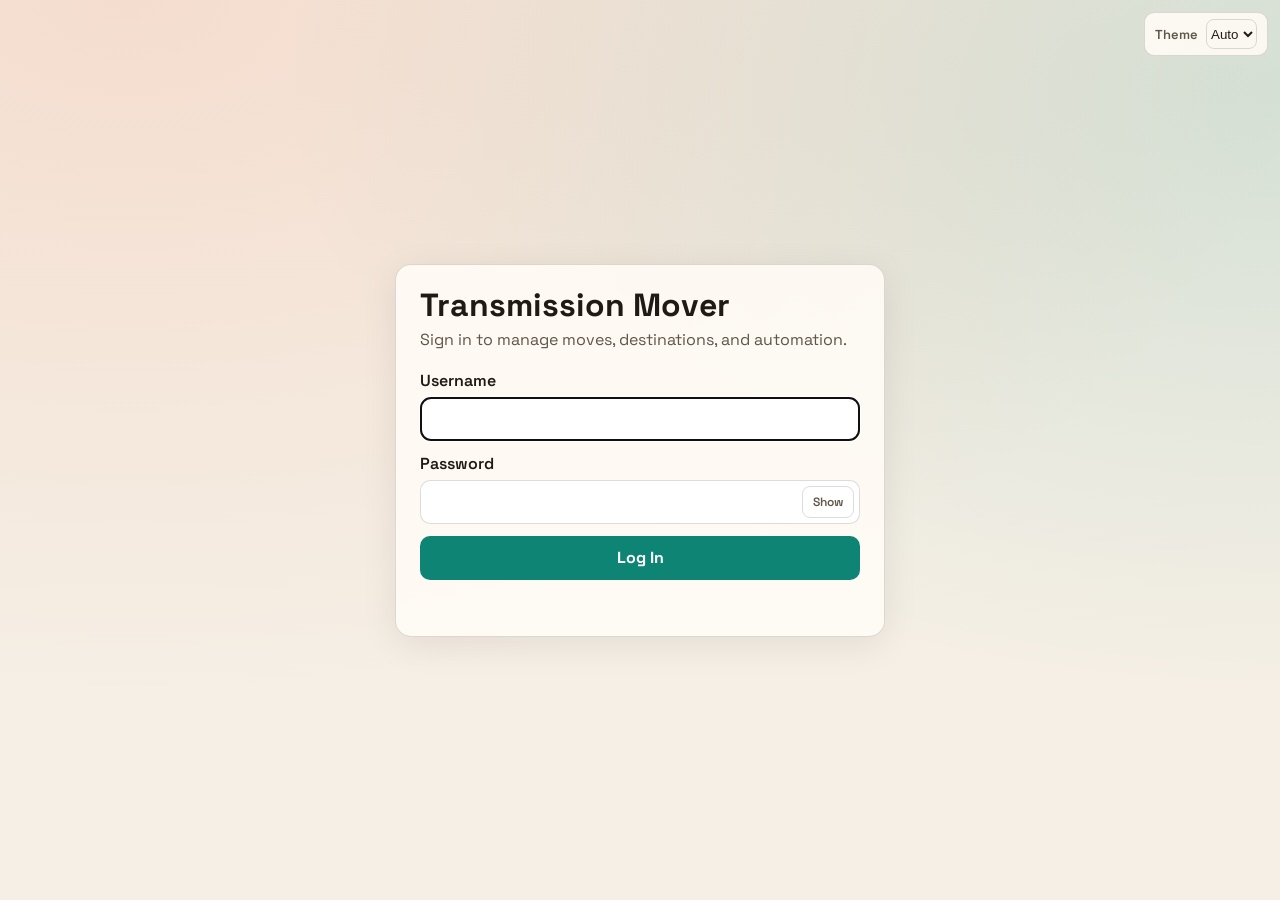
<file: static/login.html>
<!doctype html>
<html lang="en">
  <head>
    <meta charset="UTF-8" />
    <meta name="viewport" content="width=device-width, initial-scale=1.0" />
    <title>Transmission Mover Login</title>
    <link rel="preconnect" href="https://fonts.googleapis.com" />
    <link rel="preconnect" href="https://fonts.gstatic.com" crossorigin />
    <link
      href="https://fonts.googleapis.com/css2?family=Space+Grotesk:wght@400;600;700&family=IBM+Plex+Mono:wght@400;500&display=swap"
      rel="stylesheet"
    />
    <style>
      :root {
        --bg: #f5efe5;
        --ink: #201a14;
        --ink-soft: #5f5548;
        --card: rgba(255, 251, 245, 0.9);
        --line: rgba(32, 26, 20, 0.15);
        --accent: #0e8474;
        --bad: #b22626;
      }

      :root[data-theme="dark"] {
        --bg: #141718;
        --ink: #e7e5de;
        --ink-soft: #b7b2a6;
        --card: rgba(28, 31, 33, 0.9);
        --line: rgba(231, 229, 222, 0.18);
        --accent: #20b29f;
        --bad: #ff6f6f;
      }

      body {
        margin: 0;
        min-height: 100vh;
        display: grid;
        place-items: center;
        background: radial-gradient(1200px 700px at 10% 0%, rgba(239, 91, 43, 0.12), transparent),
          radial-gradient(1000px 600px at 100% 10%, rgba(14, 132, 116, 0.14), transparent),
          var(--bg);
        color: var(--ink);
        font-family: "Space Grotesk", sans-serif;
      }

      .card {
        width: min(440px, 92vw);
        background: var(--card);
        border: 1px solid var(--line);
        border-radius: 16px;
        box-shadow: 0 8px 36px rgba(20, 15, 10, 0.08);
        padding: 24px;
      }

      h1 {
        margin: 0 0 8px;
        font-size: 32px;
        line-height: 1;
      }

      p {
        margin: 0 0 20px;
        color: var(--ink-soft);
      }

      form {
        display: grid;
        gap: 12px;
      }

      label {
        display: grid;
        gap: 6px;
        font-weight: 600;
      }

      input {
        height: 44px;
        border-radius: 10px;
        border: 1px solid var(--line);
        padding: 0 12px;
        font: inherit;
        width: 100%;
        box-sizing: border-box;
      }

      .password-wrap {
        position: relative;
      }

      .password-wrap input {
        padding-right: 80px;
      }

      .password-toggle {
        position: absolute;
        top: 50%;
        right: 6px;
        transform: translateY(-50%);
        height: 32px;
        width: auto;
        padding: 0 10px;
        border: 1px solid var(--line);
        background: transparent;
        color: var(--ink-soft);
        font-size: 12px;
        font-weight: 600;
        border-radius: 8px;
        cursor: pointer;
      }

      .password-toggle:hover {
        color: var(--ink);
      }

      button {
        height: 44px;
        border: 0;
        border-radius: 10px;
        background: var(--accent);
        color: #fff;
        font: inherit;
        font-weight: 700;
        cursor: pointer;
      }

      .error {
        min-height: 20px;
        font-size: 14px;
        color: var(--bad);
      }

      .theme-picker {
        position: fixed;
        top: 12px;
        right: 12px;
        display: inline-flex;
        align-items: center;
        gap: 8px;
        color: var(--ink-soft);
        font-size: 13px;
        font-weight: 600;
        background: var(--card);
        border: 1px solid var(--line);
        border-radius: 10px;
        padding: 6px 10px;
      }

      .theme-picker select {
        border: 1px solid var(--line);
        border-radius: 8px;
        height: 30px;
        background: transparent;
        color: var(--ink);
      }
    </style>
  </head>
  <body>
    <label class="theme-picker" for="themeMode">
      Theme
      <select id="themeMode" aria-label="Theme mode">
        <option value="auto">Auto</option>
        <option value="light">Light</option>
        <option value="dark">Dark</option>
      </select>
    </label>

    <main class="card">
      <h1>Transmission Mover</h1>
      <p>Sign in to manage moves, destinations, and automation.</p>
      <form id="loginForm">
        <label>
          Username
          <input id="username" autocomplete="username" required />
        </label>
        <label>
          Password
          <span class="password-wrap">
            <input id="password" type="password" autocomplete="current-password" required />
            <button type="button" class="password-toggle" id="passwordToggle" aria-label="Show password" aria-pressed="false">Show</button>
          </span>
        </label>
        <button type="submit" id="loginBtn">Log In</button>
        <div id="loginError" class="error" aria-live="polite"></div>
      </form>
    </main>

    <script>
      const THEME_STORAGE_KEY = "tm.themeMode";

      function applyTheme(mode) {
        const normalized = mode === "light" || mode === "dark" ? mode : "auto";
        const resolved = normalized === "auto"
          ? (window.matchMedia && window.matchMedia("(prefers-color-scheme: dark)").matches ? "dark" : "light")
          : normalized;
        document.documentElement.dataset.theme = resolved;
        const themeMode = document.getElementById("themeMode");
        if (themeMode) {
          themeMode.value = normalized;
        }
      }

      const storedTheme = window.localStorage.getItem(THEME_STORAGE_KEY) || "auto";
      applyTheme(storedTheme);

      const themeMode = document.getElementById("themeMode");
      themeMode?.addEventListener("change", () => {
        window.localStorage.setItem(THEME_STORAGE_KEY, themeMode.value);
        applyTheme(themeMode.value);
      });

      const form = document.getElementById("loginForm");
      const username = document.getElementById("username");
      const password = document.getElementById("password");
      const errorEl = document.getElementById("loginError");
      const loginBtn = document.getElementById("loginBtn");
      const passwordToggle = document.getElementById("passwordToggle");

      // Auto-focus the username field on load (skip if browser autofilled password).
      window.requestAnimationFrame(() => {
        if (!username.value) {
          username.focus();
        } else if (!password.value) {
          password.focus();
        }
      });

      // Clear stale error message as soon as the user edits either field.
      const clearError = () => {
        if (errorEl.textContent) {
          errorEl.textContent = "";
        }
      };
      username.addEventListener("input", clearError);
      password.addEventListener("input", clearError);

      passwordToggle?.addEventListener("click", () => {
        const showing = password.type === "text";
        password.type = showing ? "password" : "text";
        passwordToggle.textContent = showing ? "Show" : "Hide";
        passwordToggle.setAttribute("aria-label", showing ? "Show password" : "Hide password");
        passwordToggle.setAttribute("aria-pressed", showing ? "false" : "true");
      });

      form.addEventListener("submit", async (ev) => {
        ev.preventDefault();
        errorEl.textContent = "";
        loginBtn.disabled = true;
        loginBtn.textContent = "Signing in...";

        try {
          const response = await fetch("/api/auth/login", {
            method: "POST",
            headers: { "Content-Type": "application/json" },
            body: JSON.stringify({
              username: username.value.trim(),
              password: password.value,
            }),
          });

          if (!response.ok) {
            let detail = "Login failed";
            try {
              const payload = await response.json();
              detail = payload.detail || detail;
            } catch (_err) {
              // Ignore malformed response body.
            }
            throw new Error(detail);
          }

          window.location.href = "/";
        } catch (err) {
          errorEl.textContent = err.message || "Login failed";
        } finally {
          loginBtn.disabled = false;
          loginBtn.textContent = "Log In";
        }
      });
    </script>
  </body>
</html>
</file>
